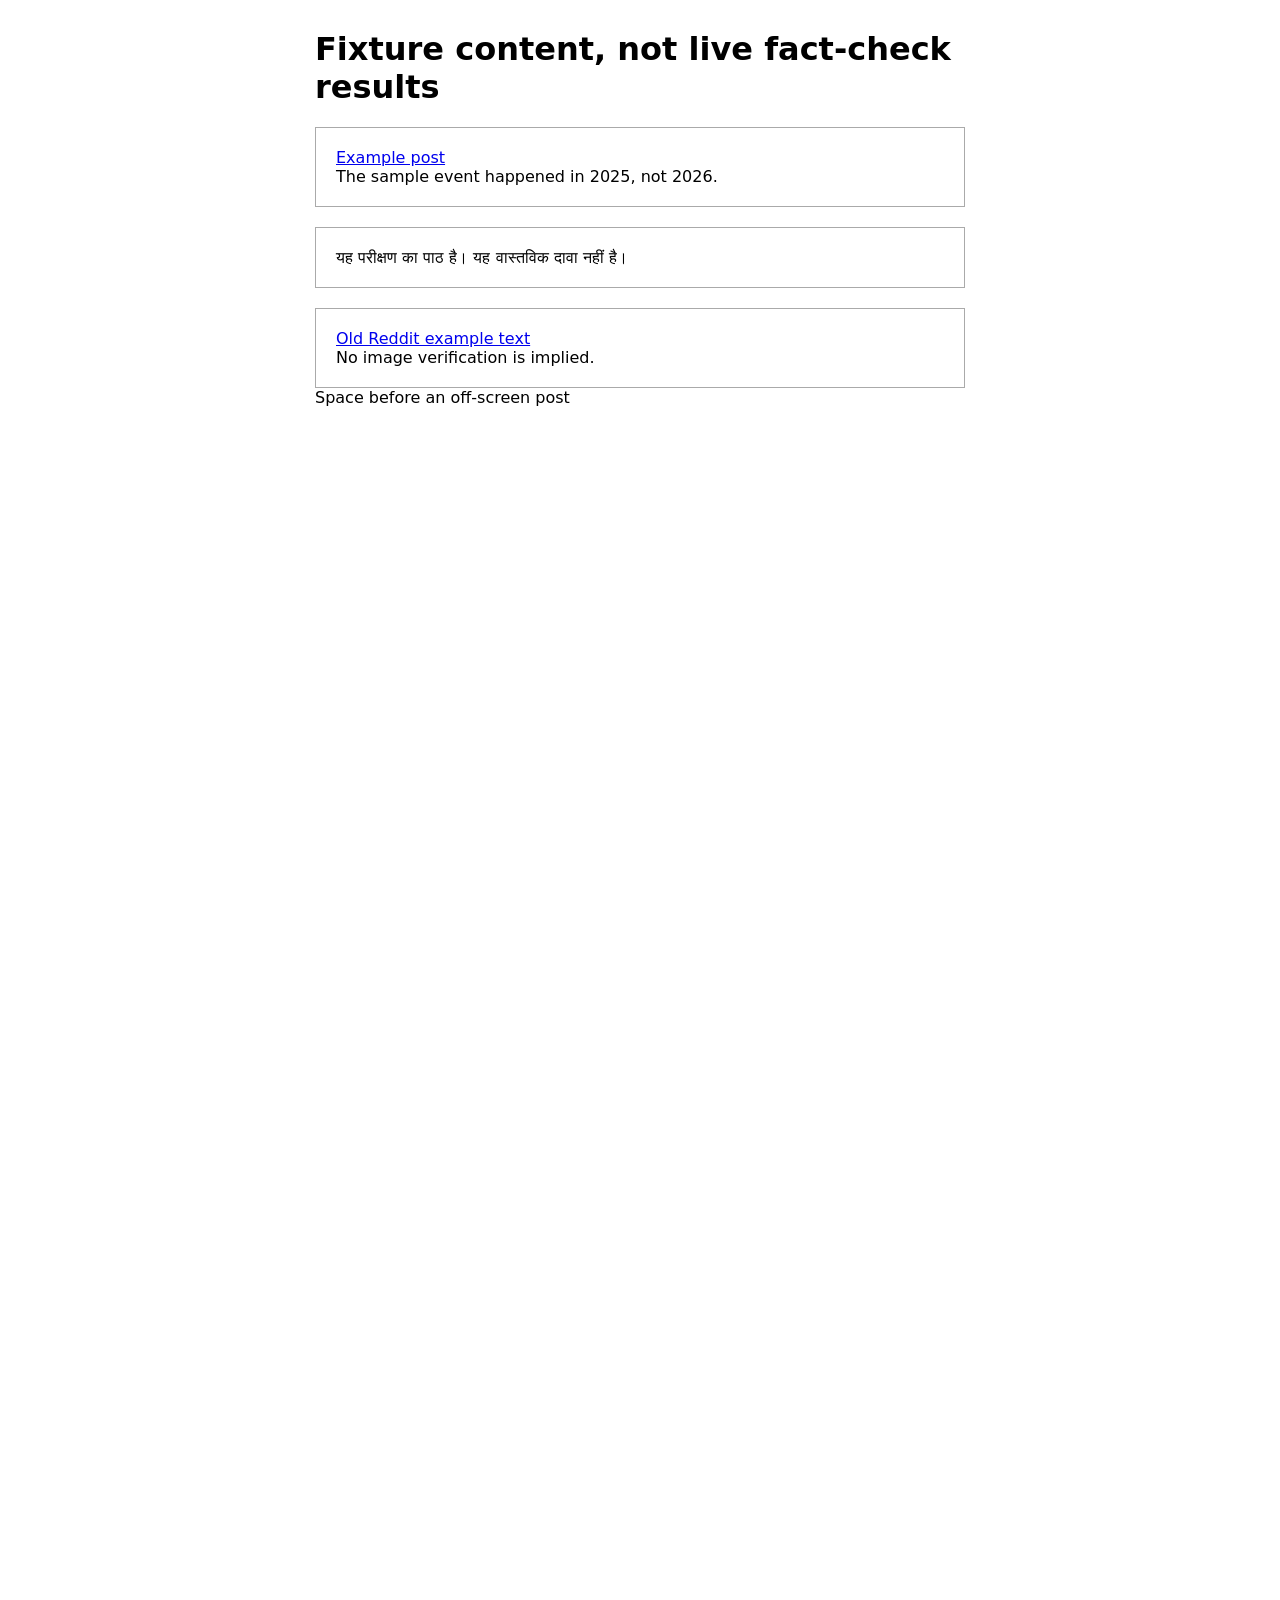
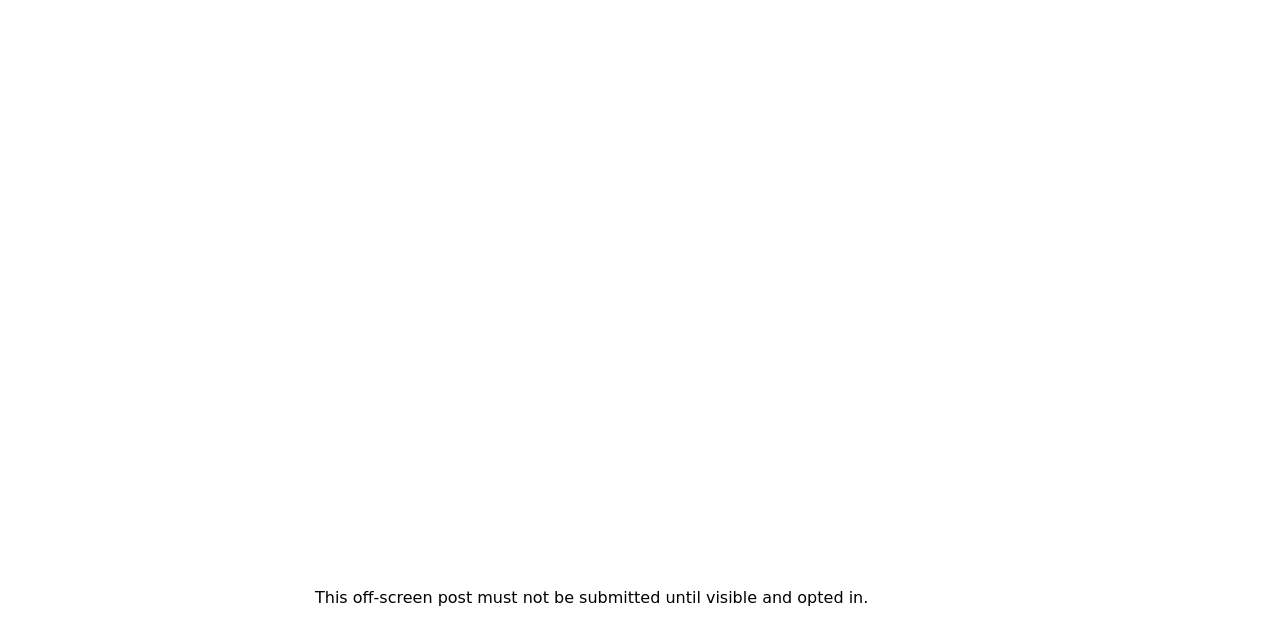
<file: demo/extension/fixture.html>
<!doctype html><html lang="en"><meta charset="utf-8"><title>Extension DOM fixtures</title>
<body style="max-width:650px;margin:30px auto;font:16px system-ui">
<h1>Fixture content, not live fact-check results</h1>
<article data-testid="tweet" style="padding:20px;border:1px solid #aaa">
<a href="https://x.com/example/status/123">Example post</a><div data-testid="tweetText">The sample event happened in 2025, not 2026.</div></article>
<shreddit-post post-title="An example title with a number: 12" post-type="text" id="reddit-fixture" style="display:block;padding:20px;border:1px solid #aaa;margin-top:20px">
<div slot="text-body">यह परीक्षण का पाठ है। यह वास्तविक दावा नहीं है।</div></shreddit-post>
<div class="thing link" data-fullname="t3_fixture" style="padding:20px;border:1px solid #aaa;margin-top:20px">
<div class="entry"><a class="title" href="https://example.org">Old Reddit example text</a><div class="expando"><div class="usertext-body">No image verification is implied.</div></div></div></div>
<div style="height:1800px">Space before an off-screen post</div>
<article data-testid="tweet"><div data-testid="tweetText">This off-screen post must not be submitted until visible and opted in.</div></article>
</body></html>
</file>
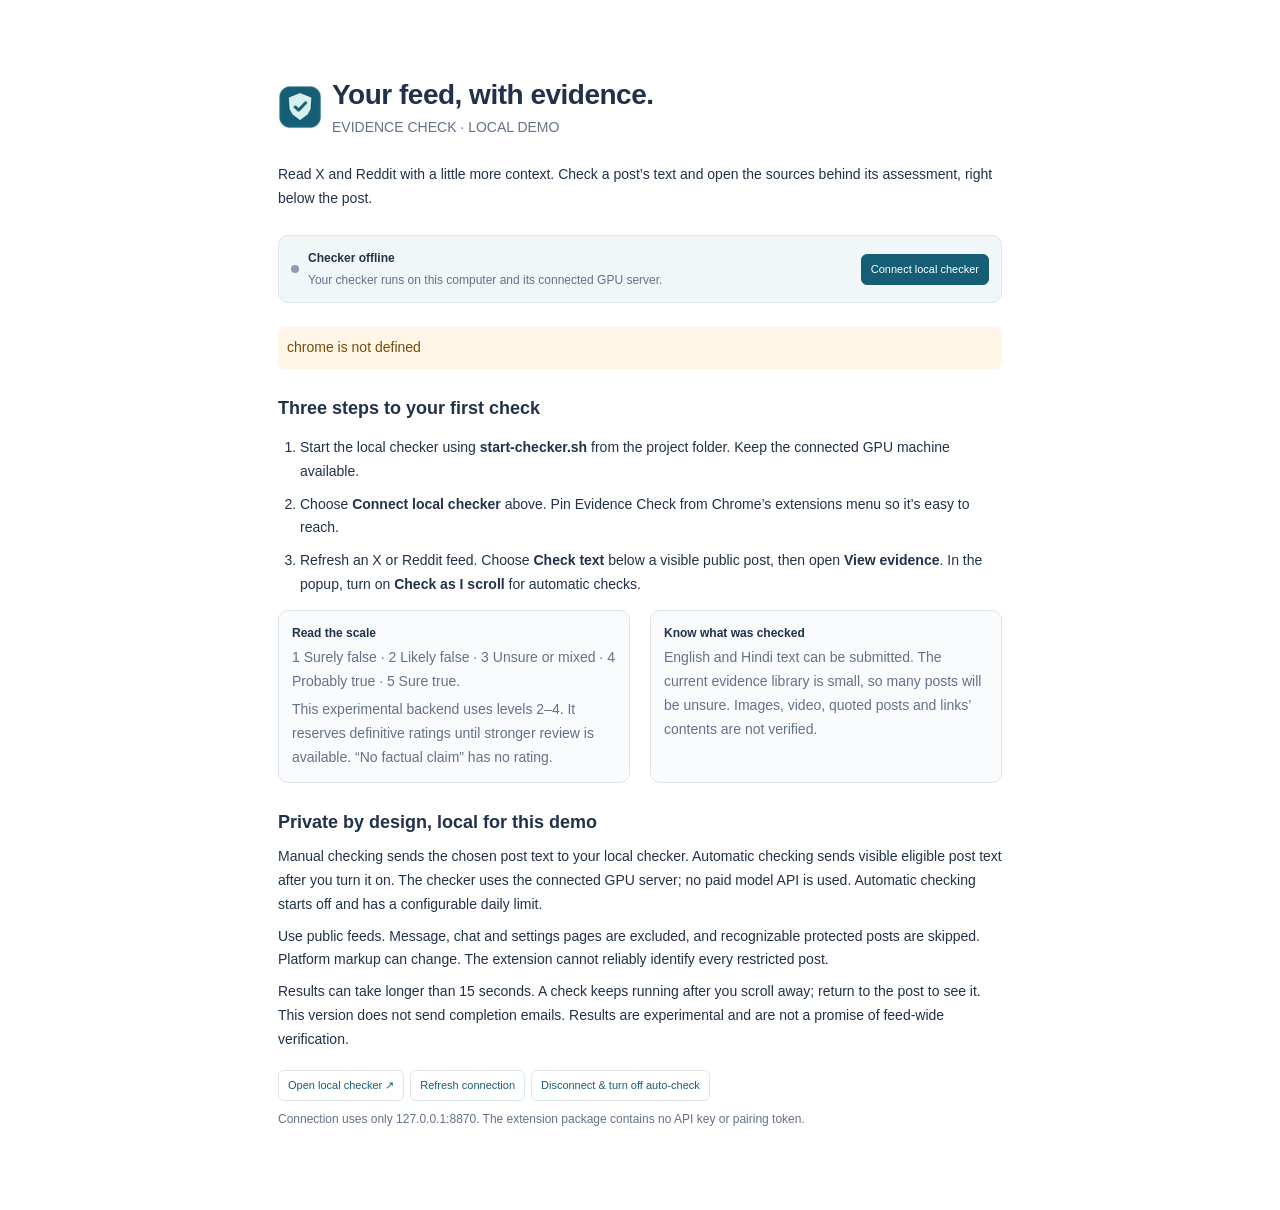
<file: demo/extension/options.html>
<!doctype html>
<html lang="en"><head><meta charset="utf-8"><meta name="viewport" content="width=device-width,initial-scale=1"><title>Set up Evidence Check</title><link rel="stylesheet" href="popup.css"></head>
<body class="setup"><header><img src="icons/icon48.png" width="44" height="44" alt=""><div><h1>Your feed, with evidence.</h1><p class="eyebrow">EVIDENCE CHECK · LOCAL DEMO</p></div></header>
<p>Read X and Reddit with a little more context. Check a post’s text and open the sources behind its assessment, right below the post.</p>
<section class="connection"><span id="dot" class="dot"></span><div><strong id="status" role="status" aria-live="polite">Checking connection…</strong><p id="source-count" class="small">Your checker runs on this computer and its connected GPU server.</p></div><button id="connect" class="primary">Connect local checker</button></section><p id="notice" class="notice" role="status" hidden></p>
<h2>Three steps to your first check</h2><ol class="steps"><li>Start the local checker using <strong>start-checker.sh</strong> from the project folder. Keep the connected GPU machine available.</li><li>Choose <strong>Connect local checker</strong> above. Pin Evidence Check from Chrome’s extensions menu so it’s easy to reach.</li><li>Refresh an X or Reddit feed. Choose <strong>Check text</strong> below a visible public post, then open <strong>View evidence</strong>. In the popup, turn on <strong>Check as I scroll</strong> for automatic checks.</li></ol>
<div class="grid"><section class="scope-card"><strong>Read the scale</strong><p>1 Surely false · 2 Likely false · 3 Unsure or mixed · 4 Probably true · 5 Sure true.</p><p>This experimental backend uses levels 2–4. It reserves definitive ratings until stronger review is available. “No factual claim” has no rating.</p></section><section class="scope-card"><strong>Know what was checked</strong><p>English and Hindi text can be submitted. The current evidence library is small, so many posts will be unsure. Images, video, quoted posts and links’ contents are not verified.</p></section></div>
<h2>Private by design, local for this demo</h2><p>Manual checking sends the chosen post text to your local checker. Automatic checking sends visible eligible post text after you turn it on. The checker uses the connected GPU server; no paid model API is used. Automatic checking starts off and has a configurable daily limit.</p><p>Use public feeds. Message, chat and settings pages are excluded, and recognizable protected posts are skipped. Platform markup can change. The extension cannot reliably identify every restricted post.</p><p>Results can take longer than 15 seconds. A check keeps running after you scroll away; return to the post to see it. This version does not send completion emails. Results are experimental and are not a promise of feed-wide verification.</p>
<footer><button id="open">Open local checker ↗</button><button id="refresh">Refresh connection</button><button id="disconnect">Disconnect &amp; turn off auto-check</button></footer><p class="small">Connection uses only 127.0.0.1:8870. The extension package contains no API key or pairing token.</p><script src="options.js"></script></body></html>
</file>
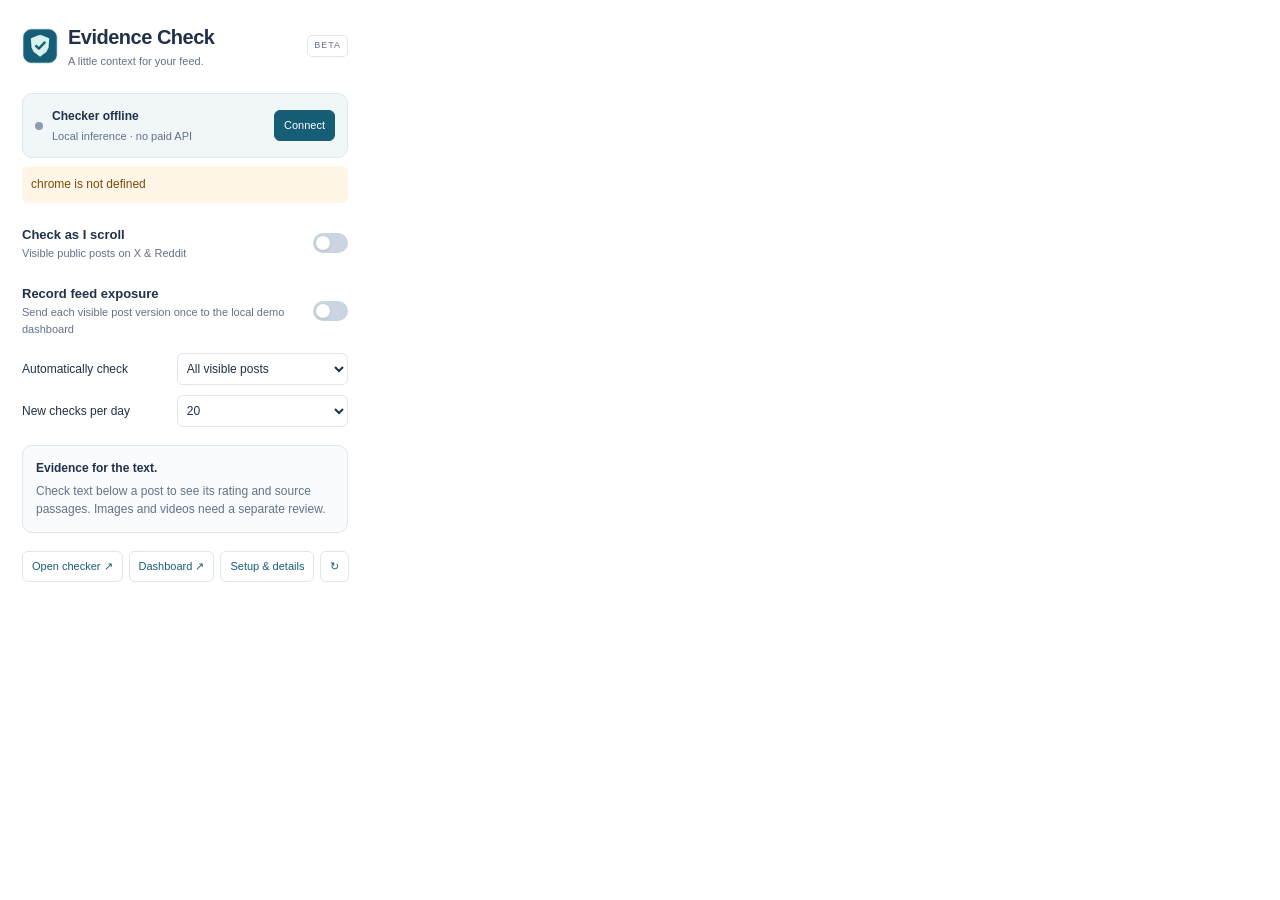
<file: demo/extension/popup.html>
<!doctype html>
<html lang="en"><head><meta charset="utf-8"><meta name="viewport" content="width=device-width,initial-scale=1"><title>Evidence Check</title><link rel="stylesheet" href="popup.css"></head>
<body><header><img src="icons/icon48.png" alt="" width="36" height="36"><div><h1>Evidence Check</h1><p class="eyebrow">A little context for your feed.</p></div><span class="pill">BETA</span></header>
<section class="connection"><span id="dot" class="dot"></span><div><strong id="status" role="status" aria-live="polite">Checking connection…</strong><p id="source-count" class="small">Local inference · no paid API</p></div><button id="connect" class="primary" type="button">Connect</button></section>
<p id="notice" class="notice" role="status" hidden></p>
<label class="switch-row" for="auto"><span><strong>Check as I scroll</strong><span class="small block">Visible public posts on X &amp; Reddit</span></span><input id="auto" type="checkbox" role="switch"></label>
<label class="switch-row" for="capture"><span><strong>Record feed exposure</strong><span class="small block">Send each visible post version once to the local demo dashboard</span></span><input id="capture" type="checkbox" role="switch"></label>
<div class="settings"><label for="mode">Automatically check</label><select id="mode"><option value="all">All visible posts</option><option value="popular">Popular posts only</option></select><label for="limit">New checks per day</label><select id="limit"><option value="20">20</option><option value="50">50</option><option value="100">100</option><option value="200">200</option></select></div>
<p id="remaining" class="small"></p><p id="mode-hint" class="small"></p>
<div class="scope-card"><strong>Evidence for the text.</strong><p>Check text below a post to see its rating and source passages. Images and videos need a separate review.</p></div>
<footer><button id="open" type="button">Open checker ↗</button><button id="dashboard" type="button">Dashboard ↗</button><button id="settings" type="button">Setup &amp; details</button><button id="refresh" type="button" aria-label="Refresh connection status">↻</button></footer>
<script src="popup.js"></script></body></html>
</file>
<file: demo/extension/popup.css>
:root{color-scheme:light;--ink:#203149;--muted:#637189;--line:#dde5ed;--accent:#155e75}*{box-sizing:border-box}body{width:370px;margin:0;padding:22px;background:#fff;color:var(--ink);font:13px/1.55 -apple-system,BlinkMacSystemFont,"Segoe UI",sans-serif}header{display:flex;gap:10px;align-items:center;margin-bottom:23px}h1{font-size:20px;letter-spacing:-.5px;margin:0}.eyebrow{font-size:11px;color:var(--muted);margin:0}.pill{font-size:9px;letter-spacing:1px;margin-left:auto;border:1px solid var(--line);padding:3px 6px;border-radius:5px;color:var(--muted)}p{margin:8px 0}.small{font-size:11px;color:var(--muted)}.block{display:block}.connection{display:flex;gap:9px;align-items:center;background:#f1f7f8;border:1px solid #dbe9eb;padding:12px;border-radius:10px}.connection strong{font-size:12px}.connection p{margin:2px 0 0}.connection button{margin-left:auto}.dot{width:8px;height:8px;flex-shrink:0;border-radius:50%;background:#8e9cae}.dot.ready{background:#22936b}.dot.partial{background:#c58e23}.switch-row{display:flex;justify-content:space-between;gap:16px;align-items:center;margin:22px 0 15px;cursor:pointer}input[role=switch]{appearance:none;width:35px;height:20px;border-radius:15px;background:#cbd5e1;position:relative;cursor:pointer;flex-shrink:0;margin:0;transition:background .15s}input[role=switch]::before{content:"";position:absolute;left:3px;top:3px;width:14px;height:14px;border-radius:50%;background:white;box-shadow:0 1px 3px #0002;transition:transform .15s}input[role=switch]:checked{background:var(--accent)}input[role=switch]:checked::before{transform:translateX(15px)}input:disabled{opacity:.45;cursor:default}.settings{display:grid;grid-template-columns:1fr 1.2fr;gap:10px 12px;align-items:center;font-size:12px}select{max-width:100%;font:inherit;color:var(--ink);background:#fff;border:1px solid var(--line);padding:7px 5px;border-radius:6px}.scope-card{border:1px solid var(--line);background:#fafbfd;border-radius:10px;padding:13px;margin-top:18px;font-size:12px}.scope-card p{color:var(--muted);margin:4px 0 0}button{font:inherit;font-size:11px;border:1px solid var(--line);background:#fff;color:var(--accent);padding:6px 9px;border-radius:6px;cursor:pointer;white-space:nowrap}button.primary{background:var(--accent);color:white;border-color:var(--accent)}button:disabled{opacity:.55;cursor:wait}button:hover:not(:disabled){filter:brightness(.93)}:focus-visible{outline:2px solid #2296b8;outline-offset:3px}footer{display:flex;gap:6px;justify-content:space-between;margin-top:18px}.notice{background:#fff6e7;color:#794b09;border-radius:6px;padding:9px;font-size:12px}a{color:var(--accent)}.setup{width:auto;max-width:780px;margin:45px auto;padding:28px}.setup h1{font-size:28px}.setup h2{font-size:18px;margin:26px 0 8px}.setup .connection{margin:24px 0}.setup p,.setup li{font-size:14px;line-height:1.7}.setup li{margin:9px 0}.setup code{background:#eef2f6;padding:3px 6px;border-radius:4px;font-size:12px;overflow-wrap:anywhere}.setup .small{font-size:12px}.setup .steps{padding-left:22px}.setup .grid{display:grid;grid-template-columns:1fr 1fr;gap:20px}.setup .scope-card{margin:0}.setup footer{justify-content:flex-start}@media(max-width:650px){.setup{margin:15px auto;padding:20px}.setup .grid{grid-template-columns:1fr}}
</file>
